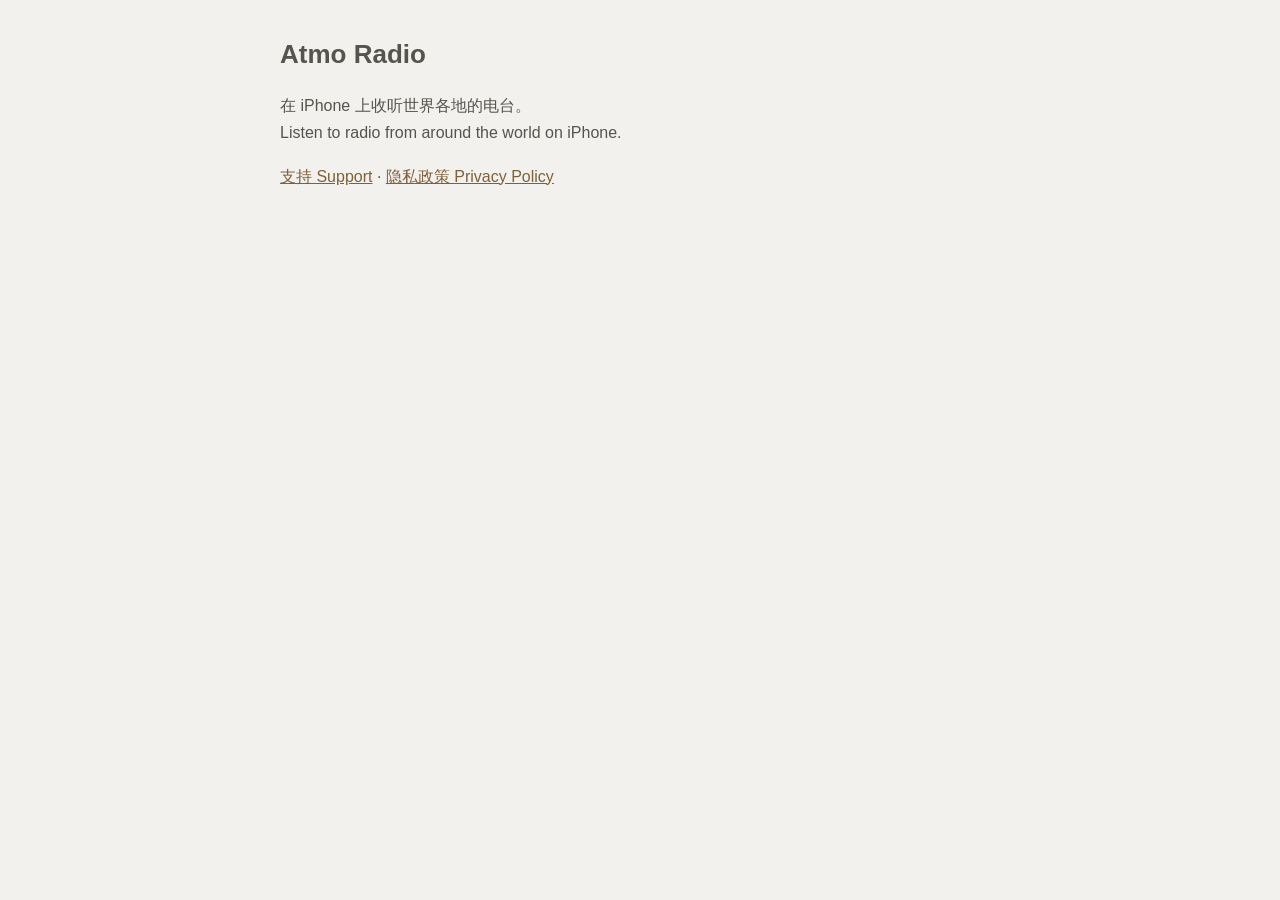
<file: index.html>
<!doctype html>
<html lang="zh-Hans">
<head>
<meta charset="utf-8">
<meta name="viewport" content="width=device-width, initial-scale=1">
<title>Atmo Radio</title>
<link rel="stylesheet" href="site.css">
</head>
<body>
<main>
<h1>Atmo Radio</h1>
<p>在 iPhone 上收听世界各地的电台。<br>Listen to radio from around the world on iPhone.</p>
<p><a href="support.html">支持 Support</a> · <a href="privacy.html">隐私政策 Privacy Policy</a></p>
</main>
</body>
</html>
</file>
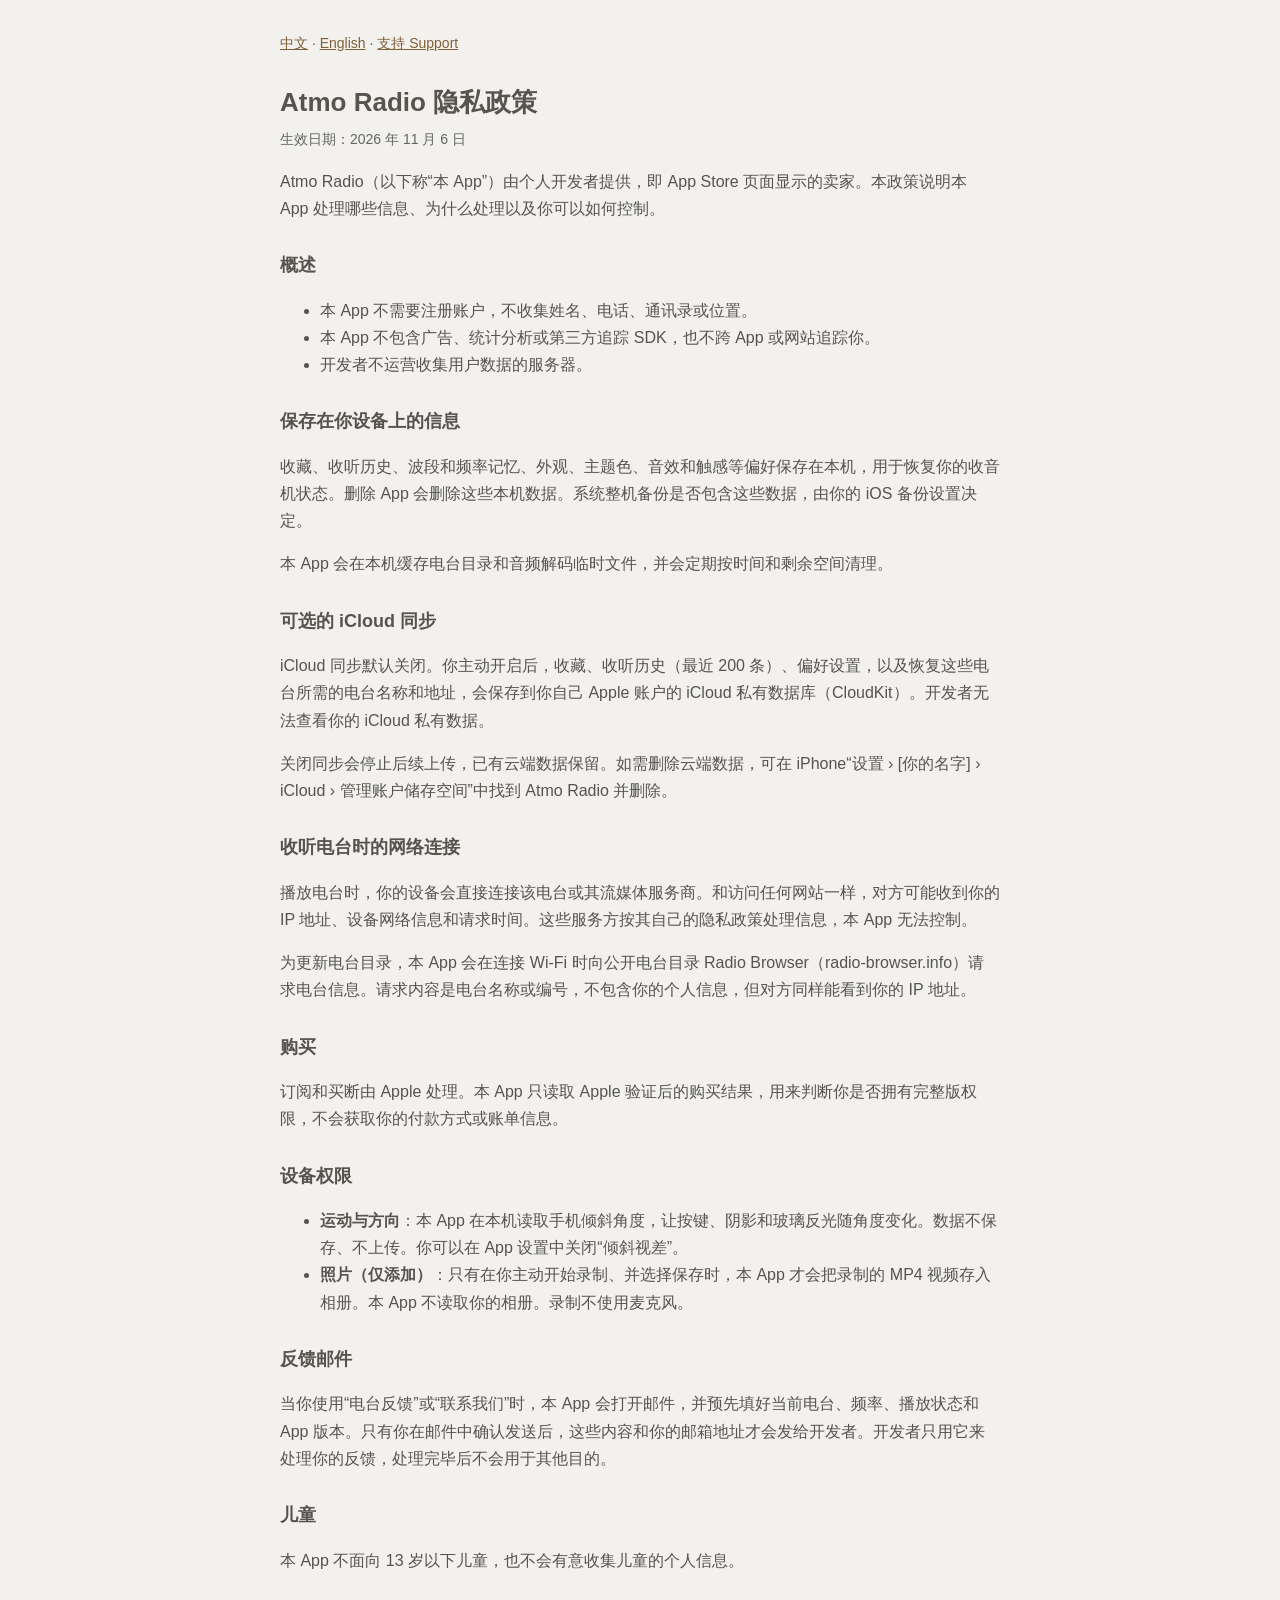
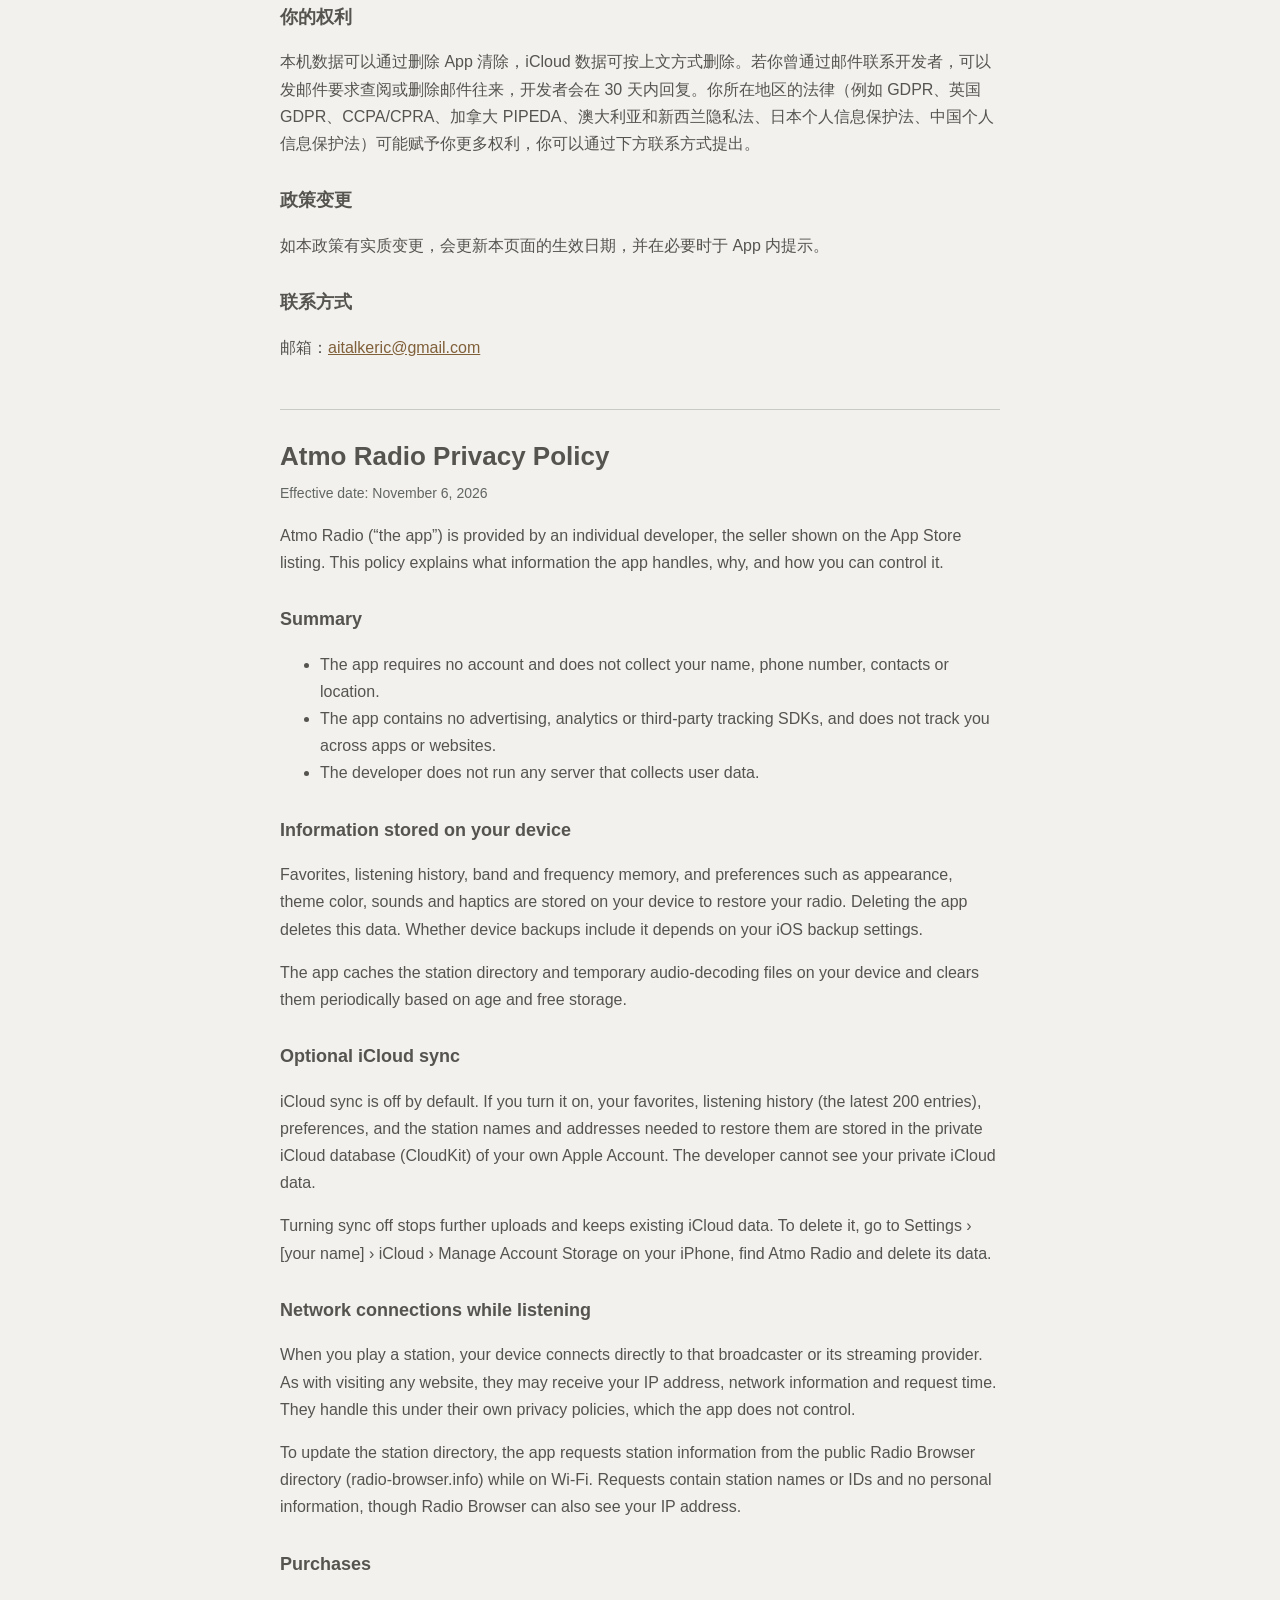
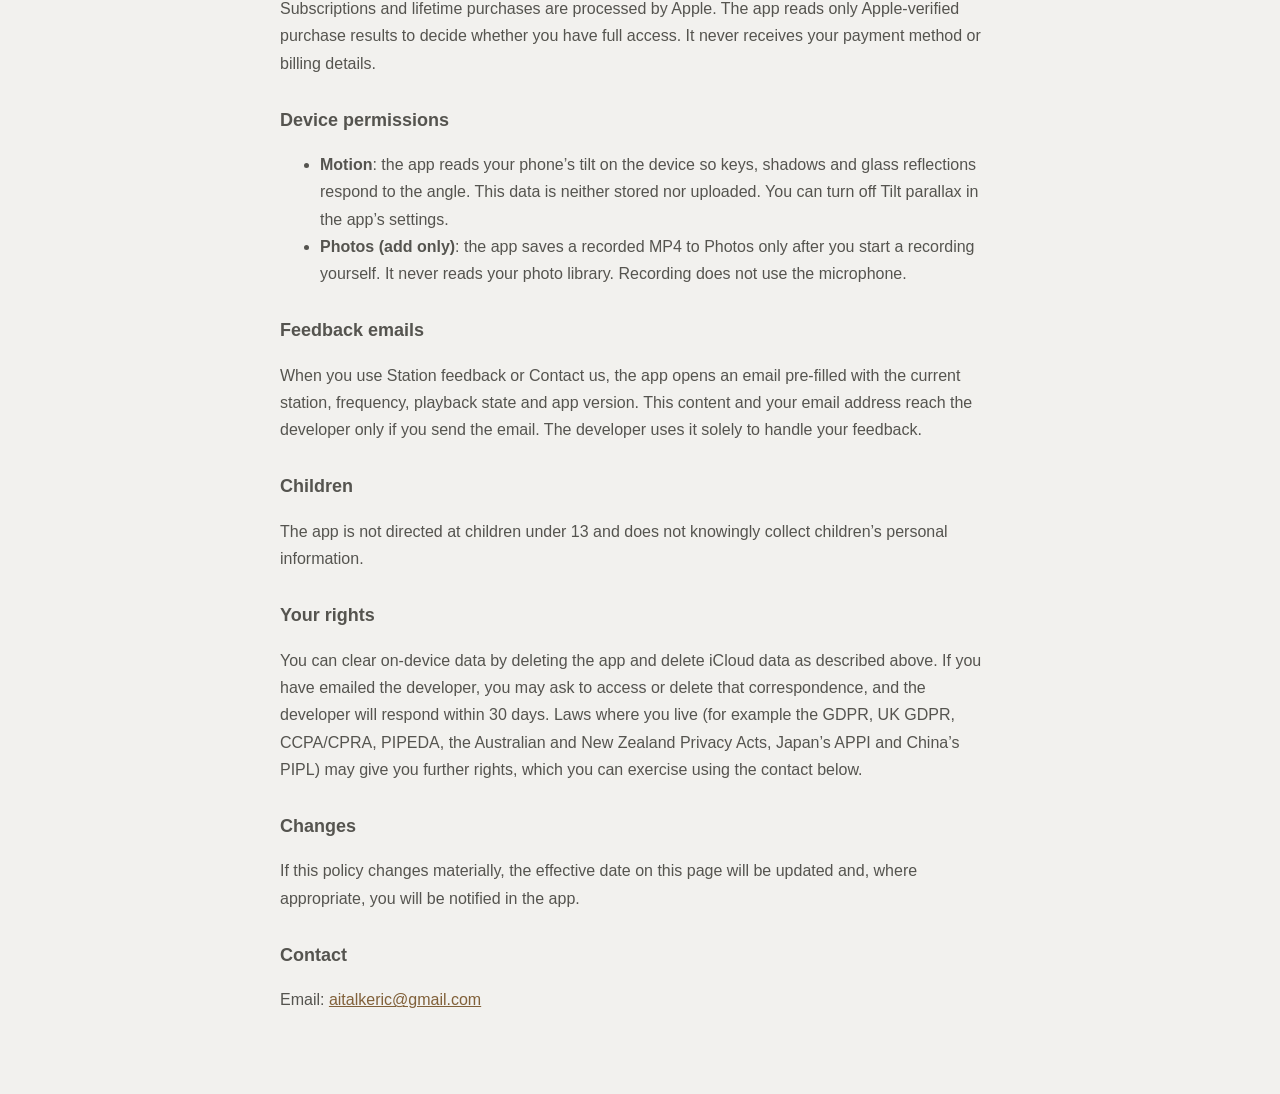
<file: privacy.html>
<!doctype html>
<html lang="zh-Hans">
<head>
<meta charset="utf-8">
<meta name="viewport" content="width=device-width, initial-scale=1">
<title>Atmo Radio 隐私政策</title>
<link rel="stylesheet" href="site.css">
</head>
<body>
<main>
<nav><a href="#zh">中文</a> · <a href="#en">English</a> · <a href="support.html">支持 Support</a></nav>

<article id="zh" lang="zh-Hans">
<h1>Atmo Radio 隐私政策</h1>
<p class="meta">生效日期：2026 年 11 月 6 日</p>
<p>Atmo Radio（以下称“本 App”）由个人开发者提供，即 App Store 页面显示的卖家。本政策说明本 App 处理哪些信息、为什么处理以及你可以如何控制。</p>

<h2>概述</h2>
<ul>
<li>本 App 不需要注册账户，不收集姓名、电话、通讯录或位置。</li>
<li>本 App 不包含广告、统计分析或第三方追踪 SDK，也不跨 App 或网站追踪你。</li>
<li>开发者不运营收集用户数据的服务器。</li>
</ul>

<h2>保存在你设备上的信息</h2>
<p>收藏、收听历史、波段和频率记忆、外观、主题色、音效和触感等偏好保存在本机，用于恢复你的收音机状态。删除 App 会删除这些本机数据。系统整机备份是否包含这些数据，由你的 iOS 备份设置决定。</p>
<p>本 App 会在本机缓存电台目录和音频解码临时文件，并会定期按时间和剩余空间清理。</p>

<h2>可选的 iCloud 同步</h2>
<p>iCloud 同步默认关闭。你主动开启后，收藏、收听历史（最近 200 条）、偏好设置，以及恢复这些电台所需的电台名称和地址，会保存到你自己 Apple 账户的 iCloud 私有数据库（CloudKit）。开发者无法查看你的 iCloud 私有数据。</p>
<p>关闭同步会停止后续上传，已有云端数据保留。如需删除云端数据，可在 iPhone“设置 › [你的名字] › iCloud › 管理账户储存空间”中找到 Atmo Radio 并删除。</p>

<h2>收听电台时的网络连接</h2>
<p>播放电台时，你的设备会直接连接该电台或其流媒体服务商。和访问任何网站一样，对方可能收到你的 IP 地址、设备网络信息和请求时间。这些服务方按其自己的隐私政策处理信息，本 App 无法控制。</p>
<p>为更新电台目录，本 App 会在连接 Wi‑Fi 时向公开电台目录 Radio Browser（radio-browser.info）请求电台信息。请求内容是电台名称或编号，不包含你的个人信息，但对方同样能看到你的 IP 地址。</p>

<h2>购买</h2>
<p>订阅和买断由 Apple 处理。本 App 只读取 Apple 验证后的购买结果，用来判断你是否拥有完整版权限，不会获取你的付款方式或账单信息。</p>

<h2>设备权限</h2>
<ul>
<li><strong>运动与方向</strong>：本 App 在本机读取手机倾斜角度，让按键、阴影和玻璃反光随角度变化。数据不保存、不上传。你可以在 App 设置中关闭“倾斜视差”。</li>
<li><strong>照片（仅添加）</strong>：只有在你主动开始录制、并选择保存时，本 App 才会把录制的 MP4 视频存入相册。本 App 不读取你的相册。录制不使用麦克风。</li>
</ul>

<h2>反馈邮件</h2>
<p>当你使用“电台反馈”或“联系我们”时，本 App 会打开邮件，并预先填好当前电台、频率、播放状态和 App 版本。只有你在邮件中确认发送后，这些内容和你的邮箱地址才会发给开发者。开发者只用它来处理你的反馈，处理完毕后不会用于其他目的。</p>

<h2>儿童</h2>
<p>本 App 不面向 13 岁以下儿童，也不会有意收集儿童的个人信息。</p>

<h2>你的权利</h2>
<p>本机数据可以通过删除 App 清除，iCloud 数据可按上文方式删除。若你曾通过邮件联系开发者，可以发邮件要求查阅或删除邮件往来，开发者会在 30 天内回复。你所在地区的法律（例如 GDPR、英国 GDPR、CCPA/CPRA、加拿大 PIPEDA、澳大利亚和新西兰隐私法、日本个人信息保护法、中国个人信息保护法）可能赋予你更多权利，你可以通过下方联系方式提出。</p>

<h2>政策变更</h2>
<p>如本政策有实质变更，会更新本页面的生效日期，并在必要时于 App 内提示。</p>

<h2>联系方式</h2>
<p>邮箱：<a href="mailto:aitalkeric@gmail.com">aitalkeric@gmail.com</a></p>
</article>

<article id="en" lang="en">
<h1>Atmo Radio Privacy Policy</h1>
<p class="meta">Effective date: November 6, 2026</p>
<p>Atmo Radio (“the app”) is provided by an individual developer, the seller shown on the App Store listing. This policy explains what information the app handles, why, and how you can control it.</p>

<h2>Summary</h2>
<ul>
<li>The app requires no account and does not collect your name, phone number, contacts or location.</li>
<li>The app contains no advertising, analytics or third-party tracking SDKs, and does not track you across apps or websites.</li>
<li>The developer does not run any server that collects user data.</li>
</ul>

<h2>Information stored on your device</h2>
<p>Favorites, listening history, band and frequency memory, and preferences such as appearance, theme color, sounds and haptics are stored on your device to restore your radio. Deleting the app deletes this data. Whether device backups include it depends on your iOS backup settings.</p>
<p>The app caches the station directory and temporary audio-decoding files on your device and clears them periodically based on age and free storage.</p>

<h2>Optional iCloud sync</h2>
<p>iCloud sync is off by default. If you turn it on, your favorites, listening history (the latest 200 entries), preferences, and the station names and addresses needed to restore them are stored in the private iCloud database (CloudKit) of your own Apple Account. The developer cannot see your private iCloud data.</p>
<p>Turning sync off stops further uploads and keeps existing iCloud data. To delete it, go to Settings › [your name] › iCloud › Manage Account Storage on your iPhone, find Atmo Radio and delete its data.</p>

<h2>Network connections while listening</h2>
<p>When you play a station, your device connects directly to that broadcaster or its streaming provider. As with visiting any website, they may receive your IP address, network information and request time. They handle this under their own privacy policies, which the app does not control.</p>
<p>To update the station directory, the app requests station information from the public Radio Browser directory (radio-browser.info) while on Wi‑Fi. Requests contain station names or IDs and no personal information, though Radio Browser can also see your IP address.</p>

<h2>Purchases</h2>
<p>Subscriptions and lifetime purchases are processed by Apple. The app reads only Apple-verified purchase results to decide whether you have full access. It never receives your payment method or billing details.</p>

<h2>Device permissions</h2>
<ul>
<li><strong>Motion</strong>: the app reads your phone’s tilt on the device so keys, shadows and glass reflections respond to the angle. This data is neither stored nor uploaded. You can turn off Tilt parallax in the app’s settings.</li>
<li><strong>Photos (add only)</strong>: the app saves a recorded MP4 to Photos only after you start a recording yourself. It never reads your photo library. Recording does not use the microphone.</li>
</ul>

<h2>Feedback emails</h2>
<p>When you use Station feedback or Contact us, the app opens an email pre-filled with the current station, frequency, playback state and app version. This content and your email address reach the developer only if you send the email. The developer uses it solely to handle your feedback.</p>

<h2>Children</h2>
<p>The app is not directed at children under 13 and does not knowingly collect children’s personal information.</p>

<h2>Your rights</h2>
<p>You can clear on-device data by deleting the app and delete iCloud data as described above. If you have emailed the developer, you may ask to access or delete that correspondence, and the developer will respond within 30 days. Laws where you live (for example the GDPR, UK GDPR, CCPA/CPRA, PIPEDA, the Australian and New Zealand Privacy Acts, Japan’s APPI and China’s PIPL) may give you further rights, which you can exercise using the contact below.</p>

<h2>Changes</h2>
<p>If this policy changes materially, the effective date on this page will be updated and, where appropriate, you will be notified in the app.</p>

<h2>Contact</h2>
<p>Email: <a href="mailto:aitalkeric@gmail.com">aitalkeric@gmail.com</a></p>
</article>
</main>
</body>
</html>
</file>
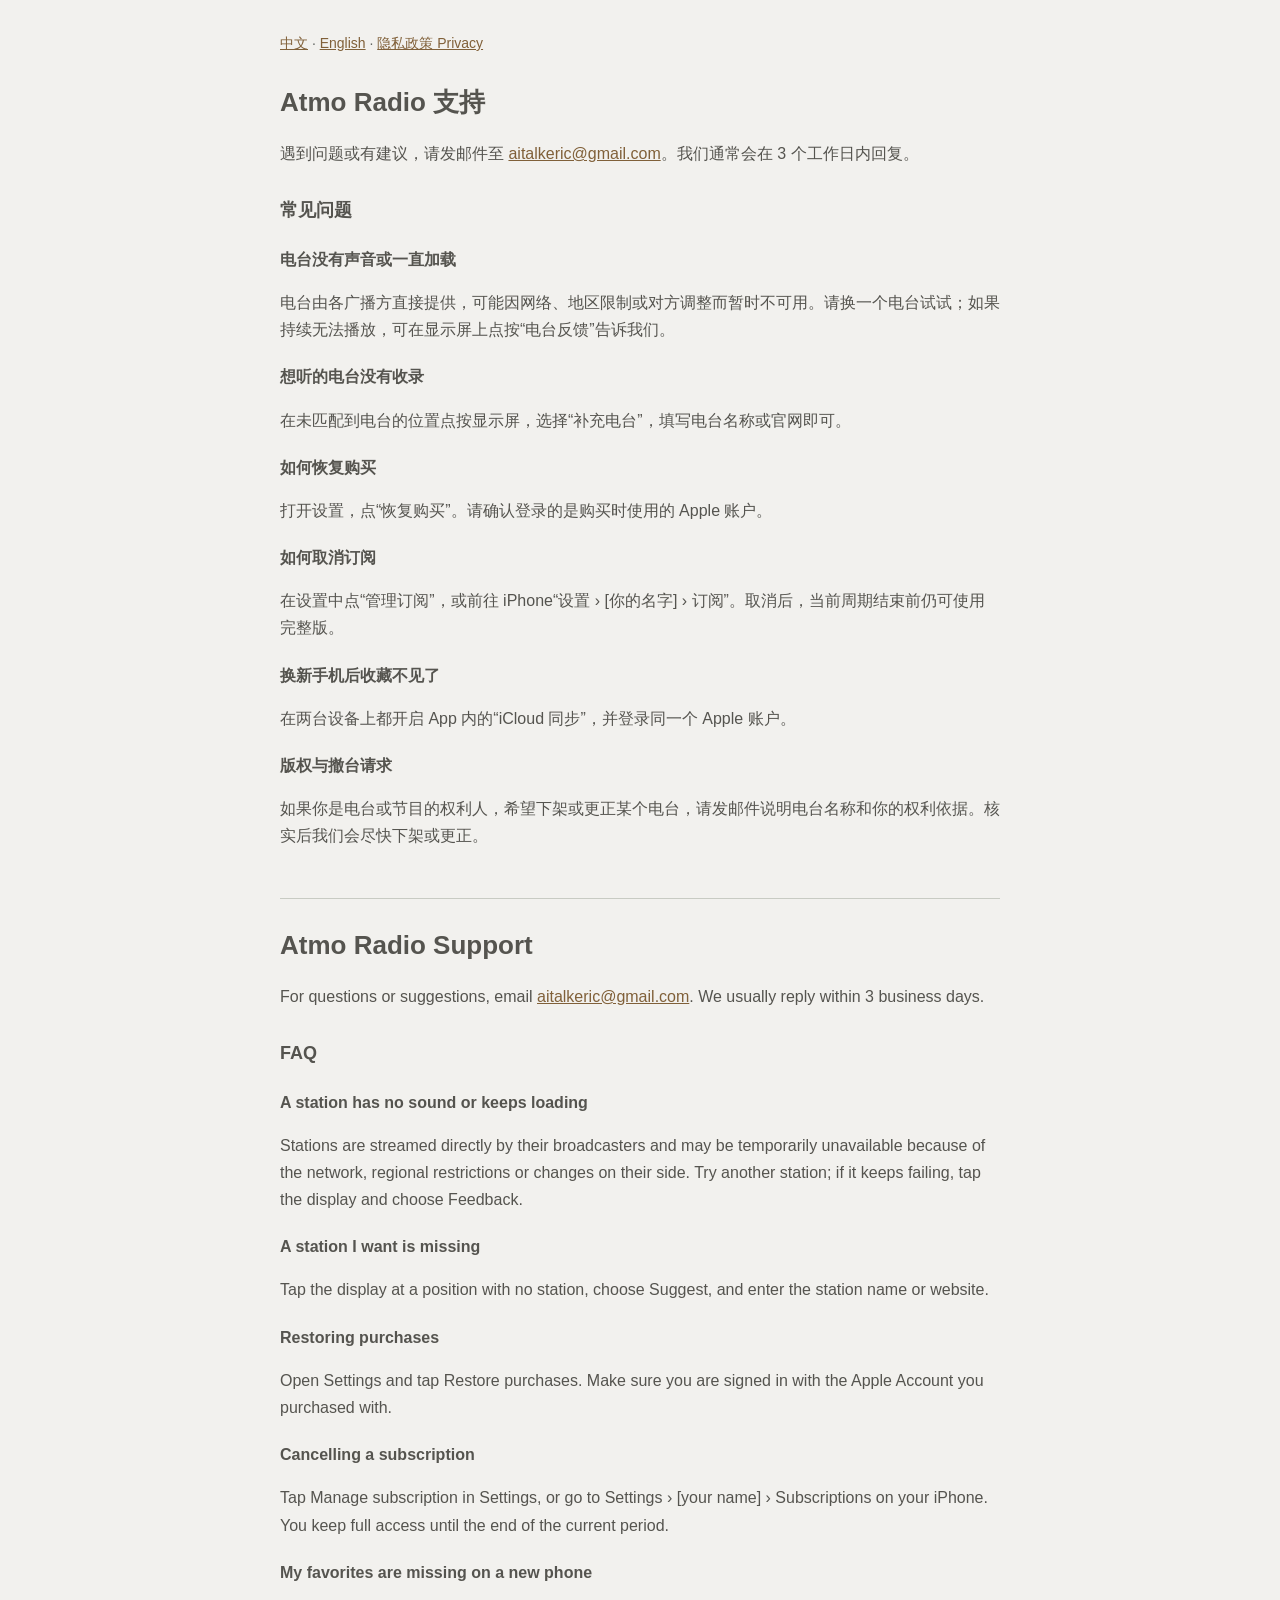
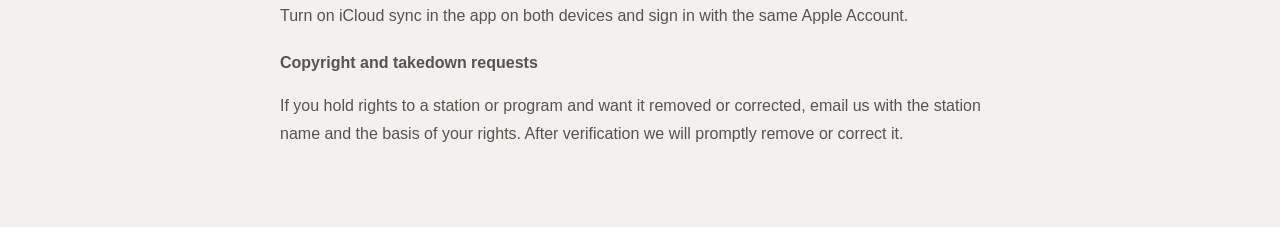
<file: support.html>
<!doctype html>
<html lang="zh-Hans">
<head>
<meta charset="utf-8">
<meta name="viewport" content="width=device-width, initial-scale=1">
<title>Atmo Radio 支持</title>
<link rel="stylesheet" href="site.css">
</head>
<body>
<main>
<nav><a href="#zh">中文</a> · <a href="#en">English</a> · <a href="privacy.html">隐私政策 Privacy</a></nav>

<article id="zh" lang="zh-Hans">
<h1>Atmo Radio 支持</h1>
<p>遇到问题或有建议，请发邮件至 <a href="mailto:aitalkeric@gmail.com">aitalkeric@gmail.com</a>。我们通常会在 3 个工作日内回复。</p>

<h2>常见问题</h2>
<h3>电台没有声音或一直加载</h3>
<p>电台由各广播方直接提供，可能因网络、地区限制或对方调整而暂时不可用。请换一个电台试试；如果持续无法播放，可在显示屏上点按“电台反馈”告诉我们。</p>
<h3>想听的电台没有收录</h3>
<p>在未匹配到电台的位置点按显示屏，选择“补充电台”，填写电台名称或官网即可。</p>
<h3>如何恢复购买</h3>
<p>打开设置，点“恢复购买”。请确认登录的是购买时使用的 Apple 账户。</p>
<h3>如何取消订阅</h3>
<p>在设置中点“管理订阅”，或前往 iPhone“设置 › [你的名字] › 订阅”。取消后，当前周期结束前仍可使用完整版。</p>
<h3>换新手机后收藏不见了</h3>
<p>在两台设备上都开启 App 内的“iCloud 同步”，并登录同一个 Apple 账户。</p>
<h3>版权与撤台请求</h3>
<p>如果你是电台或节目的权利人，希望下架或更正某个电台，请发邮件说明电台名称和你的权利依据。核实后我们会尽快下架或更正。</p>
</article>

<article id="en" lang="en">
<h1>Atmo Radio Support</h1>
<p>For questions or suggestions, email <a href="mailto:aitalkeric@gmail.com">aitalkeric@gmail.com</a>. We usually reply within 3 business days.</p>

<h2>FAQ</h2>
<h3>A station has no sound or keeps loading</h3>
<p>Stations are streamed directly by their broadcasters and may be temporarily unavailable because of the network, regional restrictions or changes on their side. Try another station; if it keeps failing, tap the display and choose Feedback.</p>
<h3>A station I want is missing</h3>
<p>Tap the display at a position with no station, choose Suggest, and enter the station name or website.</p>
<h3>Restoring purchases</h3>
<p>Open Settings and tap Restore purchases. Make sure you are signed in with the Apple Account you purchased with.</p>
<h3>Cancelling a subscription</h3>
<p>Tap Manage subscription in Settings, or go to Settings › [your name] › Subscriptions on your iPhone. You keep full access until the end of the current period.</p>
<h3>My favorites are missing on a new phone</h3>
<p>Turn on iCloud sync in the app on both devices and sign in with the same Apple Account.</p>
<h3>Copyright and takedown requests</h3>
<p>If you hold rights to a station or program and want it removed or corrected, email us with the station name and the basis of your rights. After verification we will promptly remove or correct it.</p>
</article>
</main>
</body>
</html>
</file>
<file: site.css>
:root { --page: #F2F1EE; --text: #55544F; --muted: #626663; --accent: #806039; --line: #C8CBC3; color-scheme: light dark; }
@media (prefers-color-scheme: dark) { :root { --page: #252729; --text: #D1D3D4; --muted: #BFC2C4; --accent: #CBBB98; --line: #454A4D; } }
body { margin: 0; background: var(--page); color: var(--text); font: 16px/1.7 -apple-system, "PingFang SC", "Helvetica Neue", sans-serif; }
main { max-width: 720px; margin: 0 auto; padding: 32px 16px 64px; }
nav { font-size: 14px; color: var(--muted); }
a { color: var(--accent); }
article { padding-top: 24px; }
article + article { margin-top: 48px; border-top: 1px solid var(--line); }
h1 { font-size: 26px; font-weight: 600; margin: 0 0 4px; }
h2 { font-size: 18px; font-weight: 600; margin: 28px 0 8px; }
h3 { font-size: 16px; font-weight: 600; margin: 20px 0 4px; }
.meta { color: var(--muted); font-size: 14px; margin-top: 0; }
</file>
